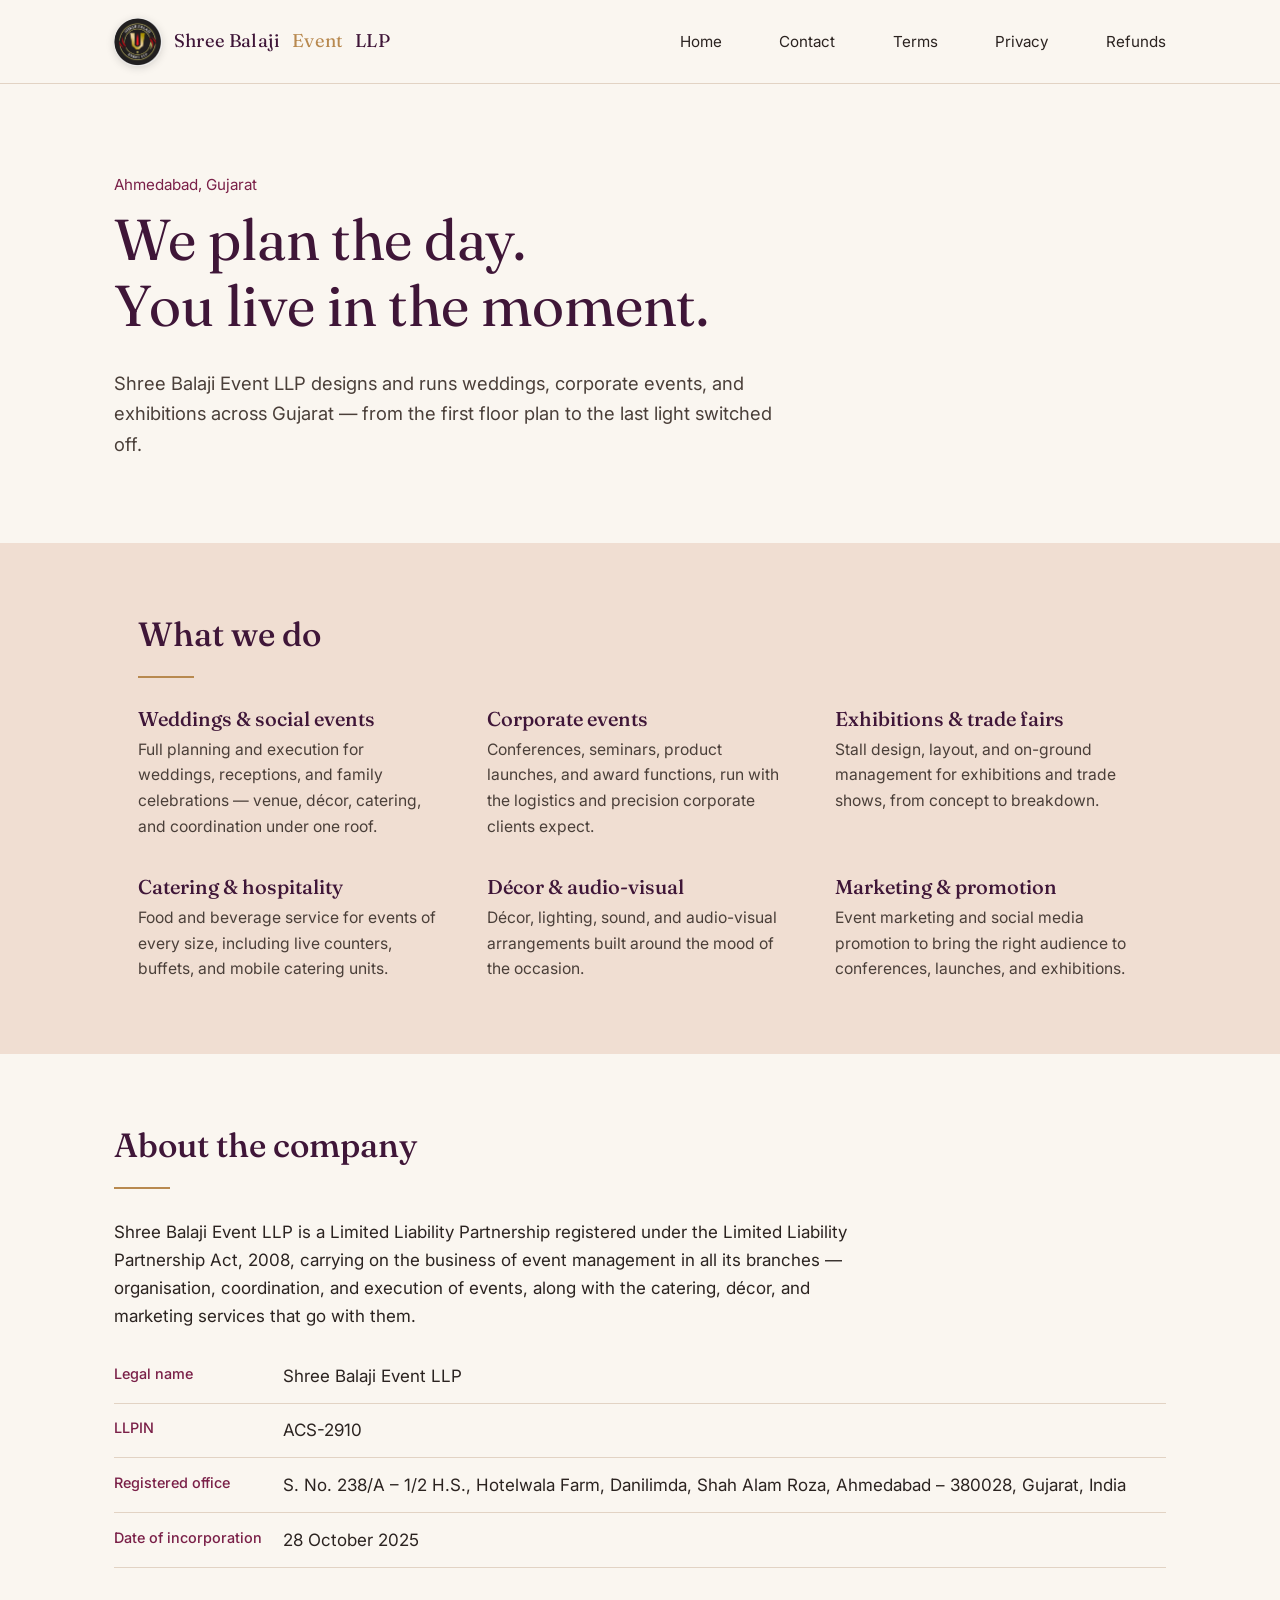
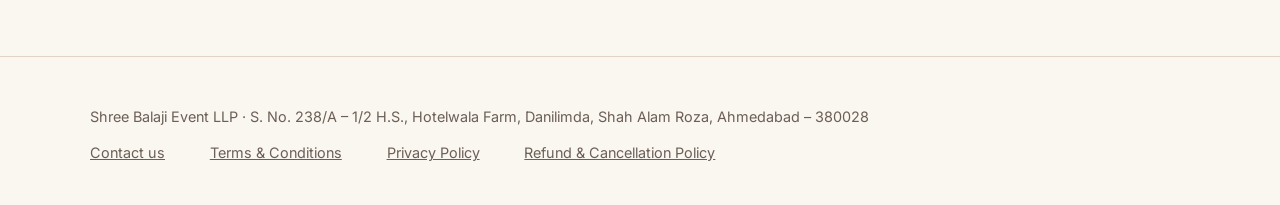
<file: index.html>
<!DOCTYPE html>
<html lang="en">

<head>
  <meta charset="UTF-8">
  <meta name="viewport" content="width=device-width, initial-scale=1.0">
  <title>Shree Balaji Event LLP — Event Management, Ahmedabad</title>
  <link rel="icon" type="image/jpeg" href="logo.jpg">
  <link rel="stylesheet" href="style.css">
</head>

<body>

  <header class="site">
    <div class="nav-inner">
      <a href="index.html" class="brand">
        <img src="logo.jpg" alt="Shree Balaji Event LLP Logo" class="brand-logo">
        Shree Balaji <span>Event</span> LLP
      </a>
      <nav class="links">
        <a href="index.html">Home</a>
        <a href="contact.html">Contact</a>
        <a href="terms.html">Terms</a>
        <a href="privacy.html">Privacy</a>
        <a href="refund-policy.html">Refunds</a>
      </nav>
    </div>
  </header>

  <main>
    <section class="hero">
      <p class="kicker">Ahmedabad, Gujarat</p>
      <h1>We plan the day.<br>You live in the moment.</h1>
      <p class="lede">Shree Balaji Event LLP designs and runs weddings, corporate events, and exhibitions across Gujarat
        — from the first floor plan to the last light switched off.</p>
    </section>

    <section class="alt">
      <div class="section-inner">
        <h2>What we do</h2>
        <hr class="rule">
        <div class="grid">
          <div>
            <h3>Weddings &amp; social events</h3>
            <p>Full planning and execution for weddings, receptions, and family celebrations — venue, décor, catering,
              and coordination under one roof.</p>
          </div>
          <div>
            <h3>Corporate events</h3>
            <p>Conferences, seminars, product launches, and award functions, run with the logistics and precision
              corporate clients expect.</p>
          </div>
          <div>
            <h3>Exhibitions &amp; trade fairs</h3>
            <p>Stall design, layout, and on-ground management for exhibitions and trade shows, from concept to
              breakdown.</p>
          </div>
          <div>
            <h3>Catering &amp; hospitality</h3>
            <p>Food and beverage service for events of every size, including live counters, buffets, and mobile catering
              units.</p>
          </div>
          <div>
            <h3>Décor &amp; audio-visual</h3>
            <p>Décor, lighting, sound, and audio-visual arrangements built around the mood of the occasion.</p>
          </div>
          <div>
            <h3>Marketing &amp; promotion</h3>
            <p>Event marketing and social media promotion to bring the right audience to conferences, launches, and
              exhibitions.</p>
          </div>
        </div>
      </div>
    </section>

    <section>
      <h2>About the company</h2>
      <hr class="rule">
      <p>Shree Balaji Event LLP is a Limited Liability Partnership registered under the Limited Liability Partnership
        Act, 2008, carrying on the business of event management in all its branches — organisation, coordination, and
        execution of events, along with the catering, décor, and marketing services that go with them.</p>
      <ul class="detail-list">
        <li><span class="k">Legal name</span><span>Shree Balaji Event LLP</span></li>
        <li><span class="k">LLPIN</span><span>ACS-2910</span></li>
        <li><span class="k">Registered office</span><span>S. No. 238/A – 1/2 H.S., Hotelwala Farm, Danilimda, Shah Alam
            Roza, Ahmedabad – 380028, Gujarat, India</span></li>
        <li><span class="k">Date of incorporation</span><span>28 October 2025</span></li>
      </ul>
    </section>
  </main>

  <footer class="site">
    <div class="footer-inner">
      <div>Shree Balaji Event LLP · S. No. 238/A – 1/2 H.S., Hotelwala Farm, Danilimda, Shah Alam Roza, Ahmedabad –
        380028</div>
      <div class="foot-links">
        <a href="contact.html">Contact us</a>
        <a href="terms.html">Terms &amp; Conditions</a>
        <a href="privacy.html">Privacy Policy</a>
        <a href="refund-policy.html">Refund &amp; Cancellation Policy</a>
      </div>
    </div>
  </footer>

</body>

</html>
</file>
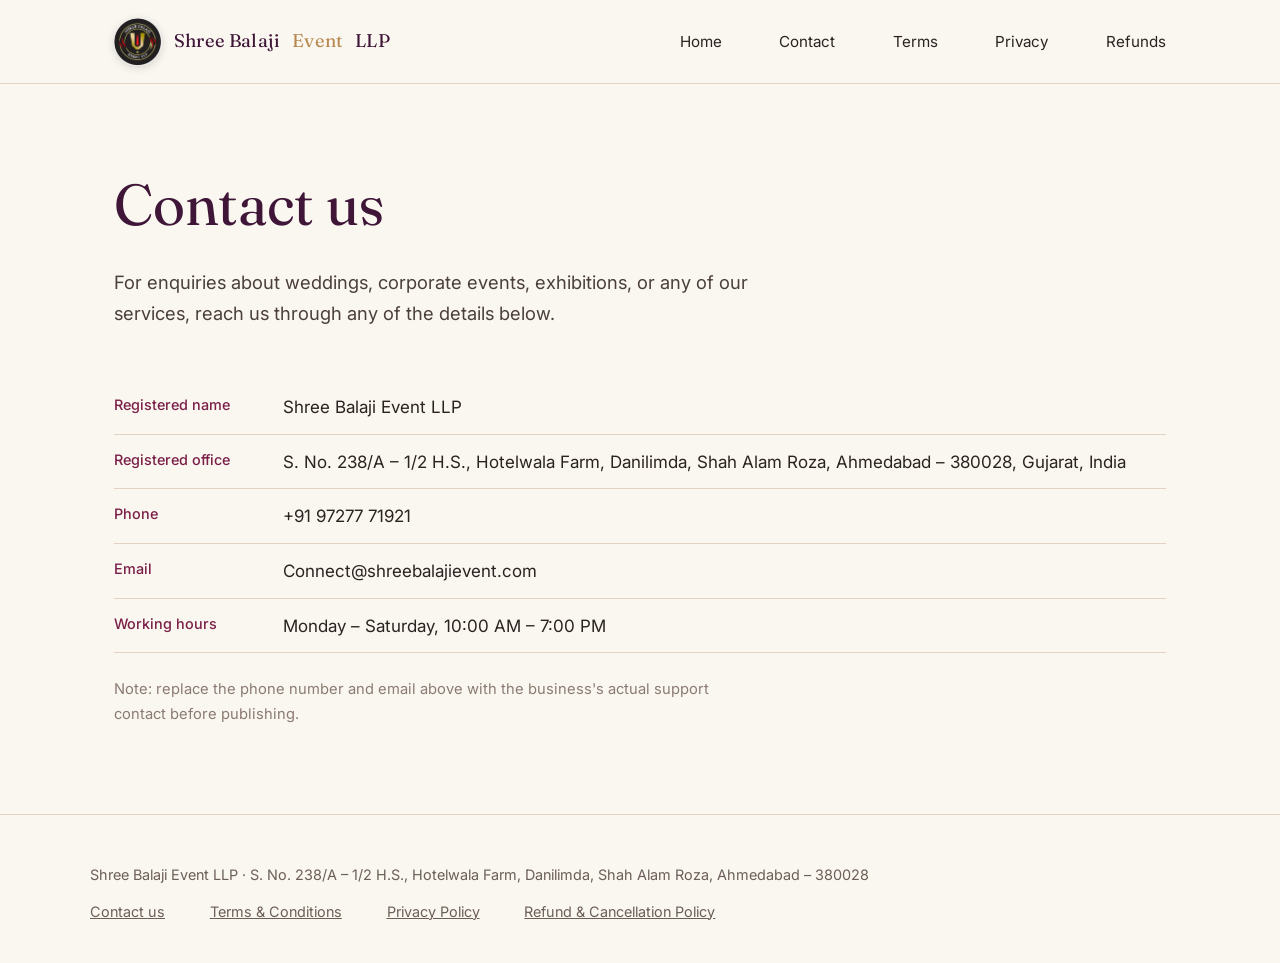
<file: contact.html>
<!DOCTYPE html>
<html lang="en">

<head>
  <meta charset="UTF-8">
  <meta name="viewport" content="width=device-width, initial-scale=1.0">
  <title>Contact Us — Shree Balaji Event LLP</title>
  <link rel="icon" type="image/jpeg" href="logo.jpg">
  <link rel="stylesheet" href="style.css">
</head>

<body>

  <header class="site">
    <div class="nav-inner">
      <a href="index.html" class="brand">
        <img src="logo.jpg" alt="Shree Balaji Event LLP Logo" class="brand-logo">
        Shree Balaji <span>Event</span> LLP
      </a>
      <nav class="links">
        <a href="index.html">Home</a>
        <a href="contact.html">Contact</a>
        <a href="terms.html">Terms</a>
        <a href="privacy.html">Privacy</a>
        <a href="refund-policy.html">Refunds</a>
      </nav>
    </div>
  </header>

  <main>
    <section class="hero" style="padding-bottom:1rem;">
      <h1>Contact us</h1>
      <p class="lede">For enquiries about weddings, corporate events, exhibitions, or any of our services, reach us
        through any of the details below.</p>
    </section>

    <section style="padding-top:0;">
      <ul class="detail-list">
        <li><span class="k">Registered name</span><span>Shree Balaji Event LLP</span></li>
        <li><span class="k">Registered office</span><span>S. No. 238/A – 1/2 H.S., Hotelwala Farm, Danilimda, Shah Alam
            Roza, Ahmedabad – 380028, Gujarat, India</span></li>
        <li><span class="k">Phone</span><span>+91 97277 71921</span></li>
        <li><span class="k">Email</span><span>Connect@shreebalajievent.com</span></li>
        <li><span class="k">Working hours</span><span>Monday – Saturday, 10:00 AM – 7:00 PM</span></li>
      </ul>
      <p style="margin-top:1.5rem; color:#8a7c72; font-size:0.92rem;">Note: replace the phone number and email above
        with the business's actual support contact before publishing.</p>
    </section>
  </main>

  <footer class="site">
    <div class="footer-inner">
      <div>Shree Balaji Event LLP · S. No. 238/A – 1/2 H.S., Hotelwala Farm, Danilimda, Shah Alam Roza, Ahmedabad –
        380028</div>
      <div class="foot-links">
        <a href="contact.html">Contact us</a>
        <a href="terms.html">Terms &amp; Conditions</a>
        <a href="privacy.html">Privacy Policy</a>
        <a href="refund-policy.html">Refund &amp; Cancellation Policy</a>
      </div>
    </div>
  </footer>

</body>

</html>
</file>
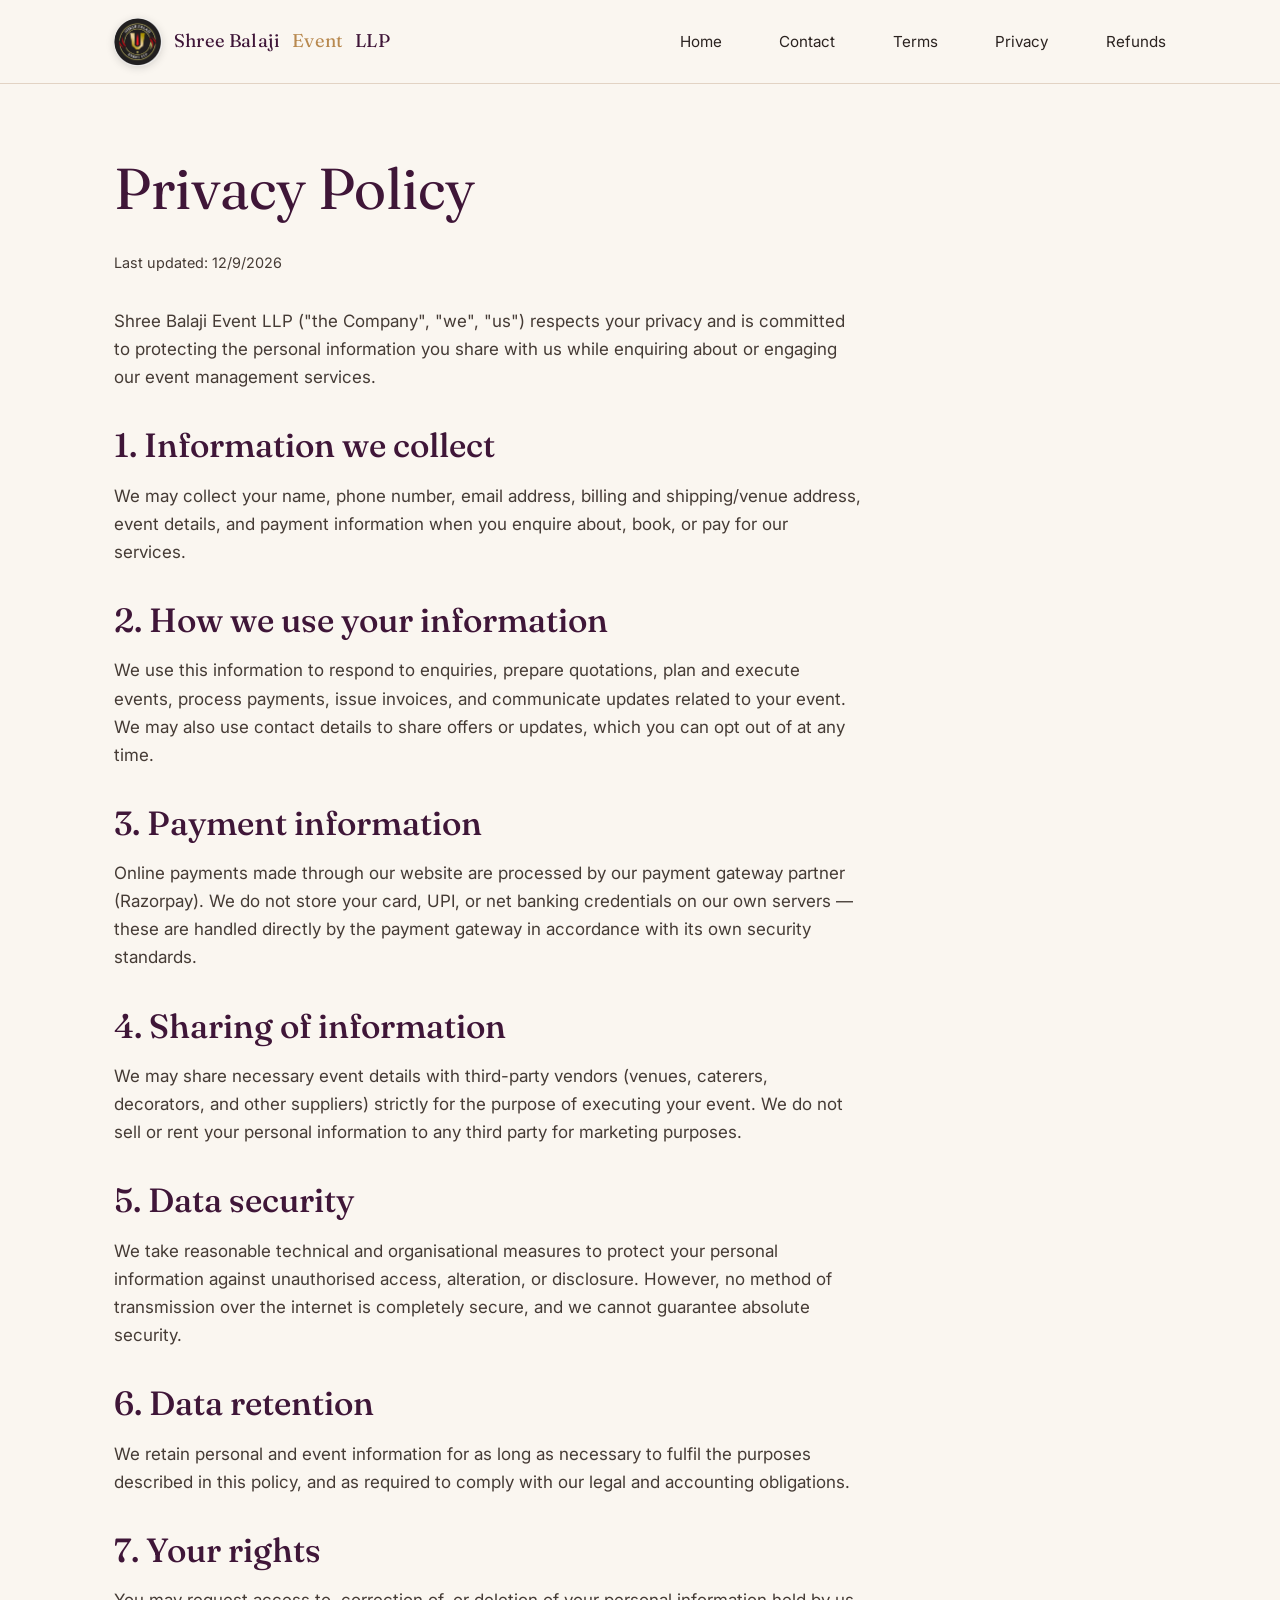
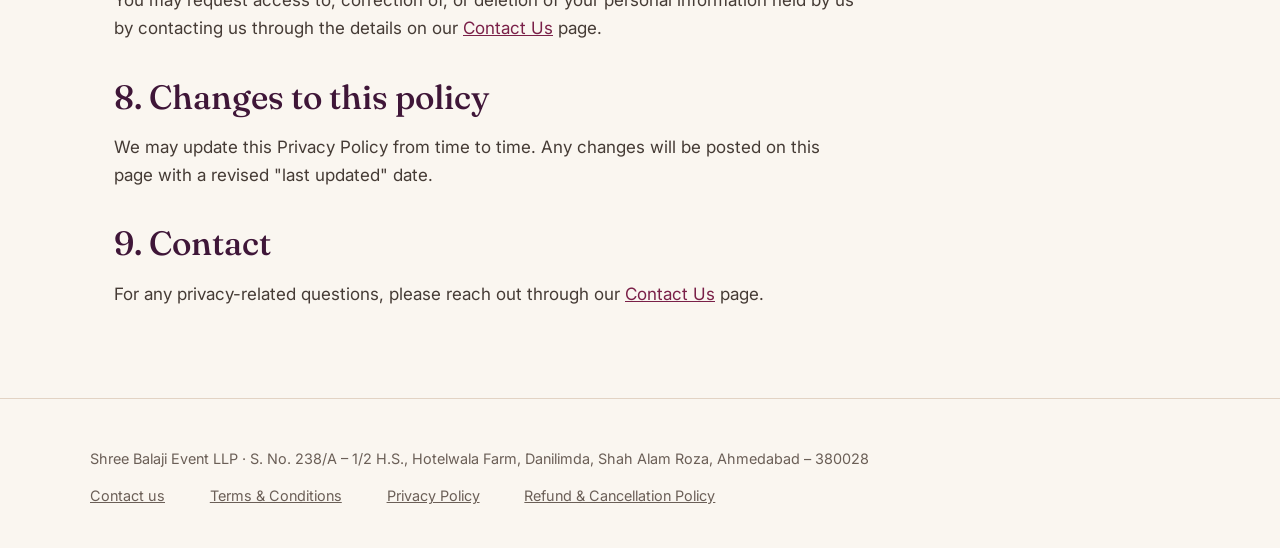
<file: privacy.html>
<!DOCTYPE html>
<html lang="en">

<head>
  <meta charset="UTF-8">
  <meta name="viewport" content="width=device-width, initial-scale=1.0">
  <title>Privacy Policy — Shree Balaji Event LLP</title>
  <link rel="icon" type="image/jpeg" href="logo.jpg">
  <link rel="stylesheet" href="style.css">
</head>

<body>

  <header class="site">
    <div class="nav-inner">
      <a href="index.html" class="brand">
        <img src="logo.jpg" alt="Shree Balaji Event LLP Logo" class="brand-logo">
        Shree Balaji <span>Event</span> LLP
      </a>
      <nav class="links">
        <a href="index.html">Home</a>
        <a href="contact.html">Contact</a>
        <a href="terms.html">Terms</a>
        <a href="privacy.html">Privacy</a>
        <a href="refund-policy.html">Refunds</a>
      </nav>
    </div>
  </header>

  <main>
    <section class="legal">
      <h1>Privacy Policy</h1>
      <p class="updated">Last updated: 12/9/2026</p>

      <p>Shree Balaji Event LLP ("the Company", "we", "us") respects your privacy and is committed to protecting the
        personal information you share with us while enquiring about or engaging our event management services.</p>

      <h2>1. Information we collect</h2>
      <p>We may collect your name, phone number, email address, billing and shipping/venue address, event details, and
        payment information when you enquire about, book, or pay for our services.</p>

      <h2>2. How we use your information</h2>
      <p>We use this information to respond to enquiries, prepare quotations, plan and execute events, process payments,
        issue invoices, and communicate updates related to your event. We may also use contact details to share offers
        or updates, which you can opt out of at any time.</p>

      <h2>3. Payment information</h2>
      <p>Online payments made through our website are processed by our payment gateway partner (Razorpay). We do not
        store your card, UPI, or net banking credentials on our own servers — these are handled directly by the payment
        gateway in accordance with its own security standards.</p>

      <h2>4. Sharing of information</h2>
      <p>We may share necessary event details with third-party vendors (venues, caterers, decorators, and other
        suppliers) strictly for the purpose of executing your event. We do not sell or rent your personal information to
        any third party for marketing purposes.</p>

      <h2>5. Data security</h2>
      <p>We take reasonable technical and organisational measures to protect your personal information against
        unauthorised access, alteration, or disclosure. However, no method of transmission over the internet is
        completely secure, and we cannot guarantee absolute security.</p>

      <h2>6. Data retention</h2>
      <p>We retain personal and event information for as long as necessary to fulfil the purposes described in this
        policy, and as required to comply with our legal and accounting obligations.</p>

      <h2>7. Your rights</h2>
      <p>You may request access to, correction of, or deletion of your personal information held by us by contacting us
        through the details on our <a href="contact.html">Contact Us</a> page.</p>

      <h2>8. Changes to this policy</h2>
      <p>We may update this Privacy Policy from time to time. Any changes will be posted on this page with a revised
        "last updated" date.</p>

      <h2>9. Contact</h2>
      <p>For any privacy-related questions, please reach out through our <a href="contact.html">Contact Us</a> page.</p>
    </section>
  </main>

  <footer class="site">
    <div class="footer-inner">
      <div>Shree Balaji Event LLP · S. No. 238/A – 1/2 H.S., Hotelwala Farm, Danilimda, Shah Alam Roza, Ahmedabad –
        380028</div>
      <div class="foot-links">
        <a href="contact.html">Contact us</a>
        <a href="terms.html">Terms &amp; Conditions</a>
        <a href="privacy.html">Privacy Policy</a>
        <a href="refund-policy.html">Refund &amp; Cancellation Policy</a>
      </div>
    </div>
  </footer>

</body>

</html>
</file>
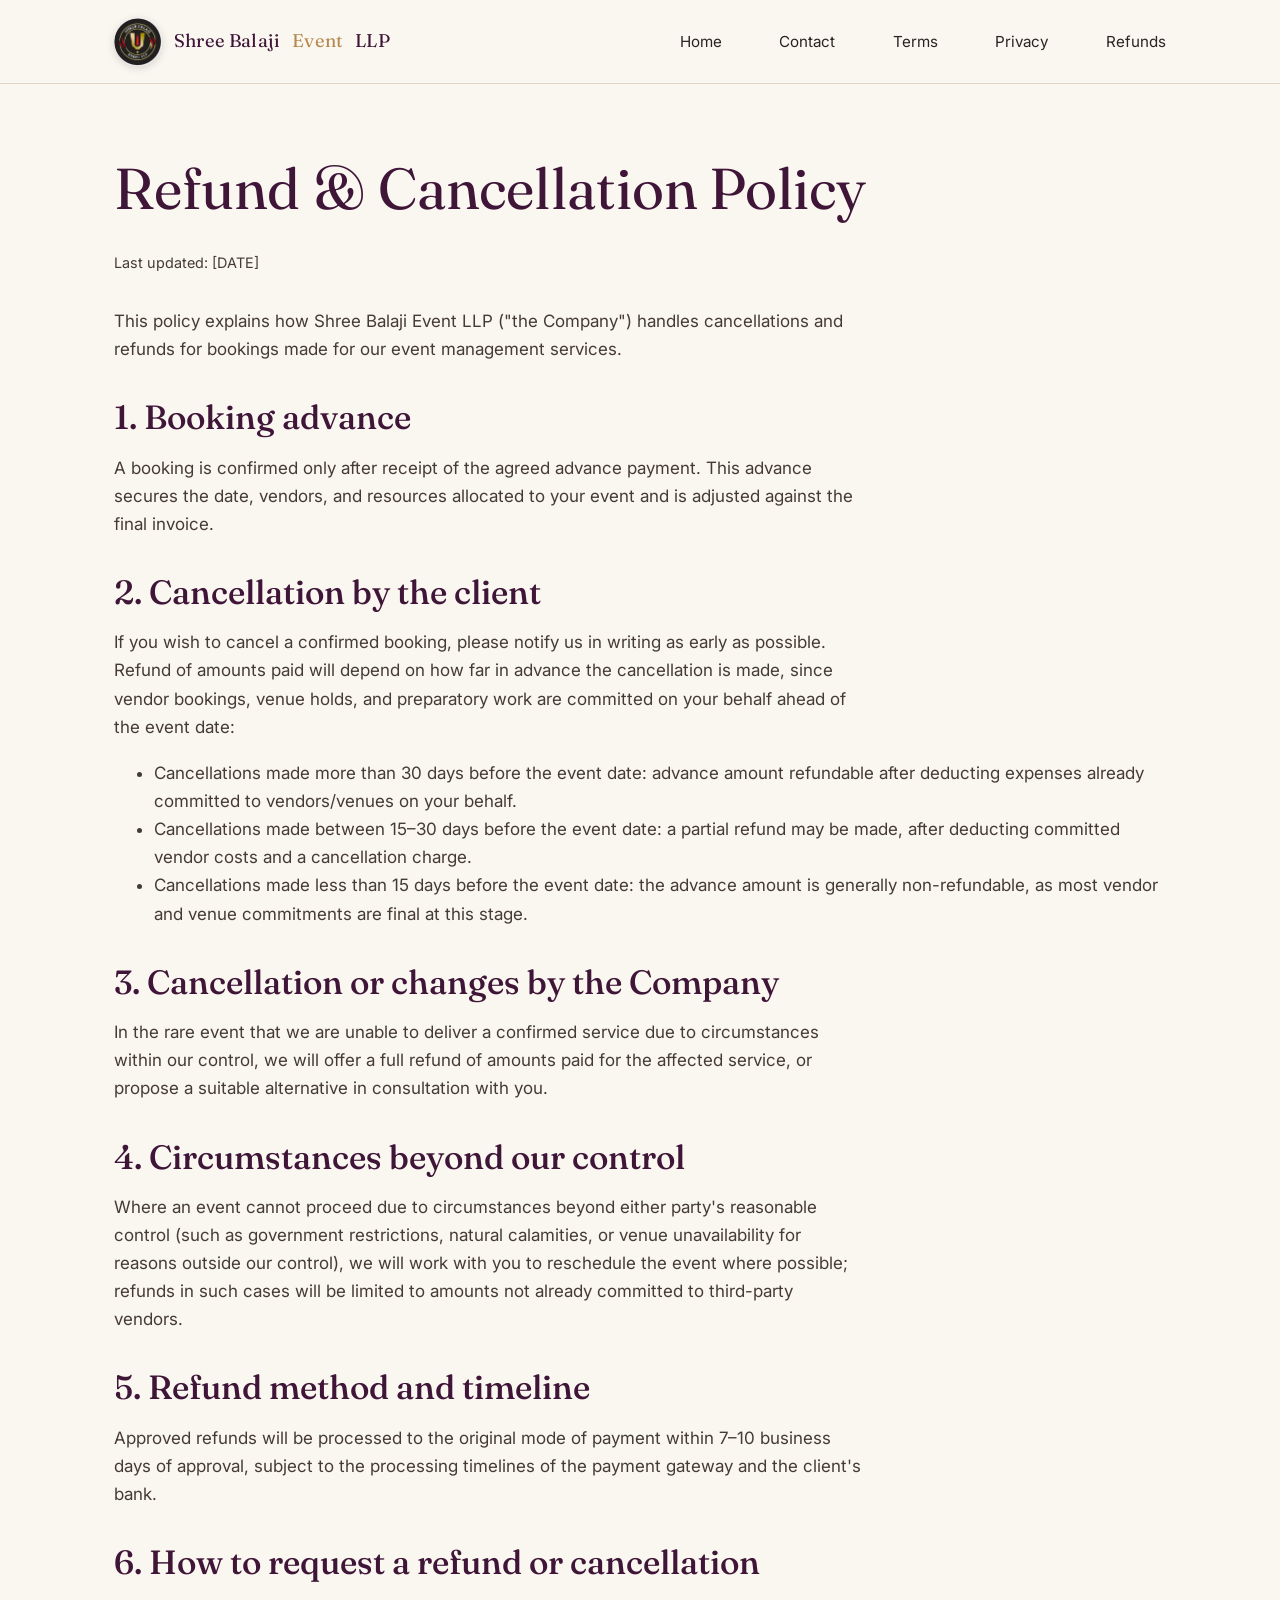
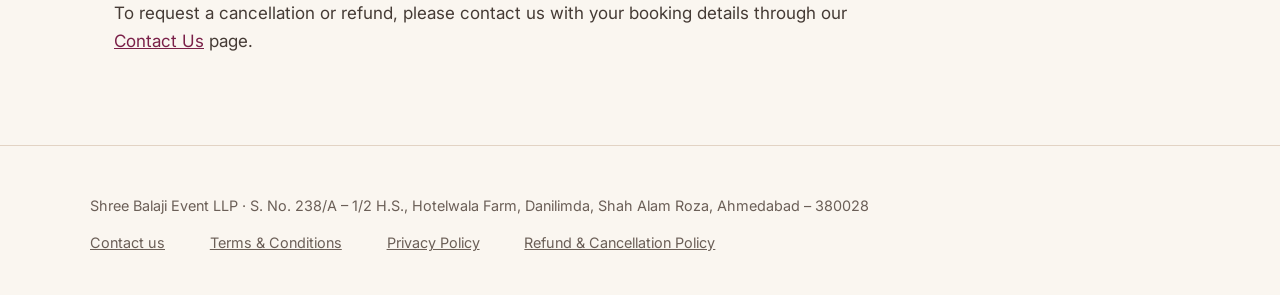
<file: refund-policy.html>
<!DOCTYPE html>
<html lang="en">

<head>
  <meta charset="UTF-8">
  <meta name="viewport" content="width=device-width, initial-scale=1.0">
  <title>Refund &amp; Cancellation Policy — Shree Balaji Event LLP</title>
  <link rel="icon" type="image/jpeg" href="logo.jpg">
  <link rel="stylesheet" href="style.css">
</head>

<body>

  <header class="site">
    <div class="nav-inner">
      <a href="index.html" class="brand">
        <img src="logo.jpg" alt="Shree Balaji Event LLP Logo" class="brand-logo">
        Shree Balaji <span>Event</span> LLP
      </a>
      <nav class="links">
        <a href="index.html">Home</a>
        <a href="contact.html">Contact</a>
        <a href="terms.html">Terms</a>
        <a href="privacy.html">Privacy</a>
        <a href="refund-policy.html">Refunds</a>
      </nav>
    </div>
  </header>

  <main>
    <section class="legal">
      <h1>Refund &amp; Cancellation Policy</h1>
      <p class="updated">Last updated: [DATE]</p>

      <p>This policy explains how Shree Balaji Event LLP ("the Company") handles cancellations and refunds for bookings
        made for our event management services.</p>

      <h2>1. Booking advance</h2>
      <p>A booking is confirmed only after receipt of the agreed advance payment. This advance secures the date,
        vendors, and resources allocated to your event and is adjusted against the final invoice.</p>

      <h2>2. Cancellation by the client</h2>
      <p>If you wish to cancel a confirmed booking, please notify us in writing as early as possible. Refund of amounts
        paid will depend on how far in advance the cancellation is made, since vendor bookings, venue holds, and
        preparatory work are committed on your behalf ahead of the event date:</p>
      <ul>
        <li>Cancellations made more than 30 days before the event date: advance amount refundable after deducting
          expenses already committed to vendors/venues on your behalf.</li>
        <li>Cancellations made between 15–30 days before the event date: a partial refund may be made, after deducting
          committed vendor costs and a cancellation charge.</li>
        <li>Cancellations made less than 15 days before the event date: the advance amount is generally non-refundable,
          as most vendor and venue commitments are final at this stage.</li>
      </ul>

      <h2>3. Cancellation or changes by the Company</h2>
      <p>In the rare event that we are unable to deliver a confirmed service due to circumstances within our control, we
        will offer a full refund of amounts paid for the affected service, or propose a suitable alternative in
        consultation with you.</p>

      <h2>4. Circumstances beyond our control</h2>
      <p>Where an event cannot proceed due to circumstances beyond either party's reasonable control (such as government
        restrictions, natural calamities, or venue unavailability for reasons outside our control), we will work with
        you to reschedule the event where possible; refunds in such cases will be limited to amounts not already
        committed to third-party vendors.</p>

      <h2>5. Refund method and timeline</h2>
      <p>Approved refunds will be processed to the original mode of payment within 7–10 business days of approval,
        subject to the processing timelines of the payment gateway and the client's bank.</p>

      <h2>6. How to request a refund or cancellation</h2>
      <p>To request a cancellation or refund, please contact us with your booking details through our <a
          href="contact.html">Contact Us</a> page.</p>
    </section>
  </main>

  <footer class="site">
    <div class="footer-inner">
      <div>Shree Balaji Event LLP · S. No. 238/A – 1/2 H.S., Hotelwala Farm, Danilimda, Shah Alam Roza, Ahmedabad –
        380028</div>
      <div class="foot-links">
        <a href="contact.html">Contact us</a>
        <a href="terms.html">Terms &amp; Conditions</a>
        <a href="privacy.html">Privacy Policy</a>
        <a href="refund-policy.html">Refund &amp; Cancellation Policy</a>
      </div>
    </div>
  </footer>

</body>

</html>
</file>
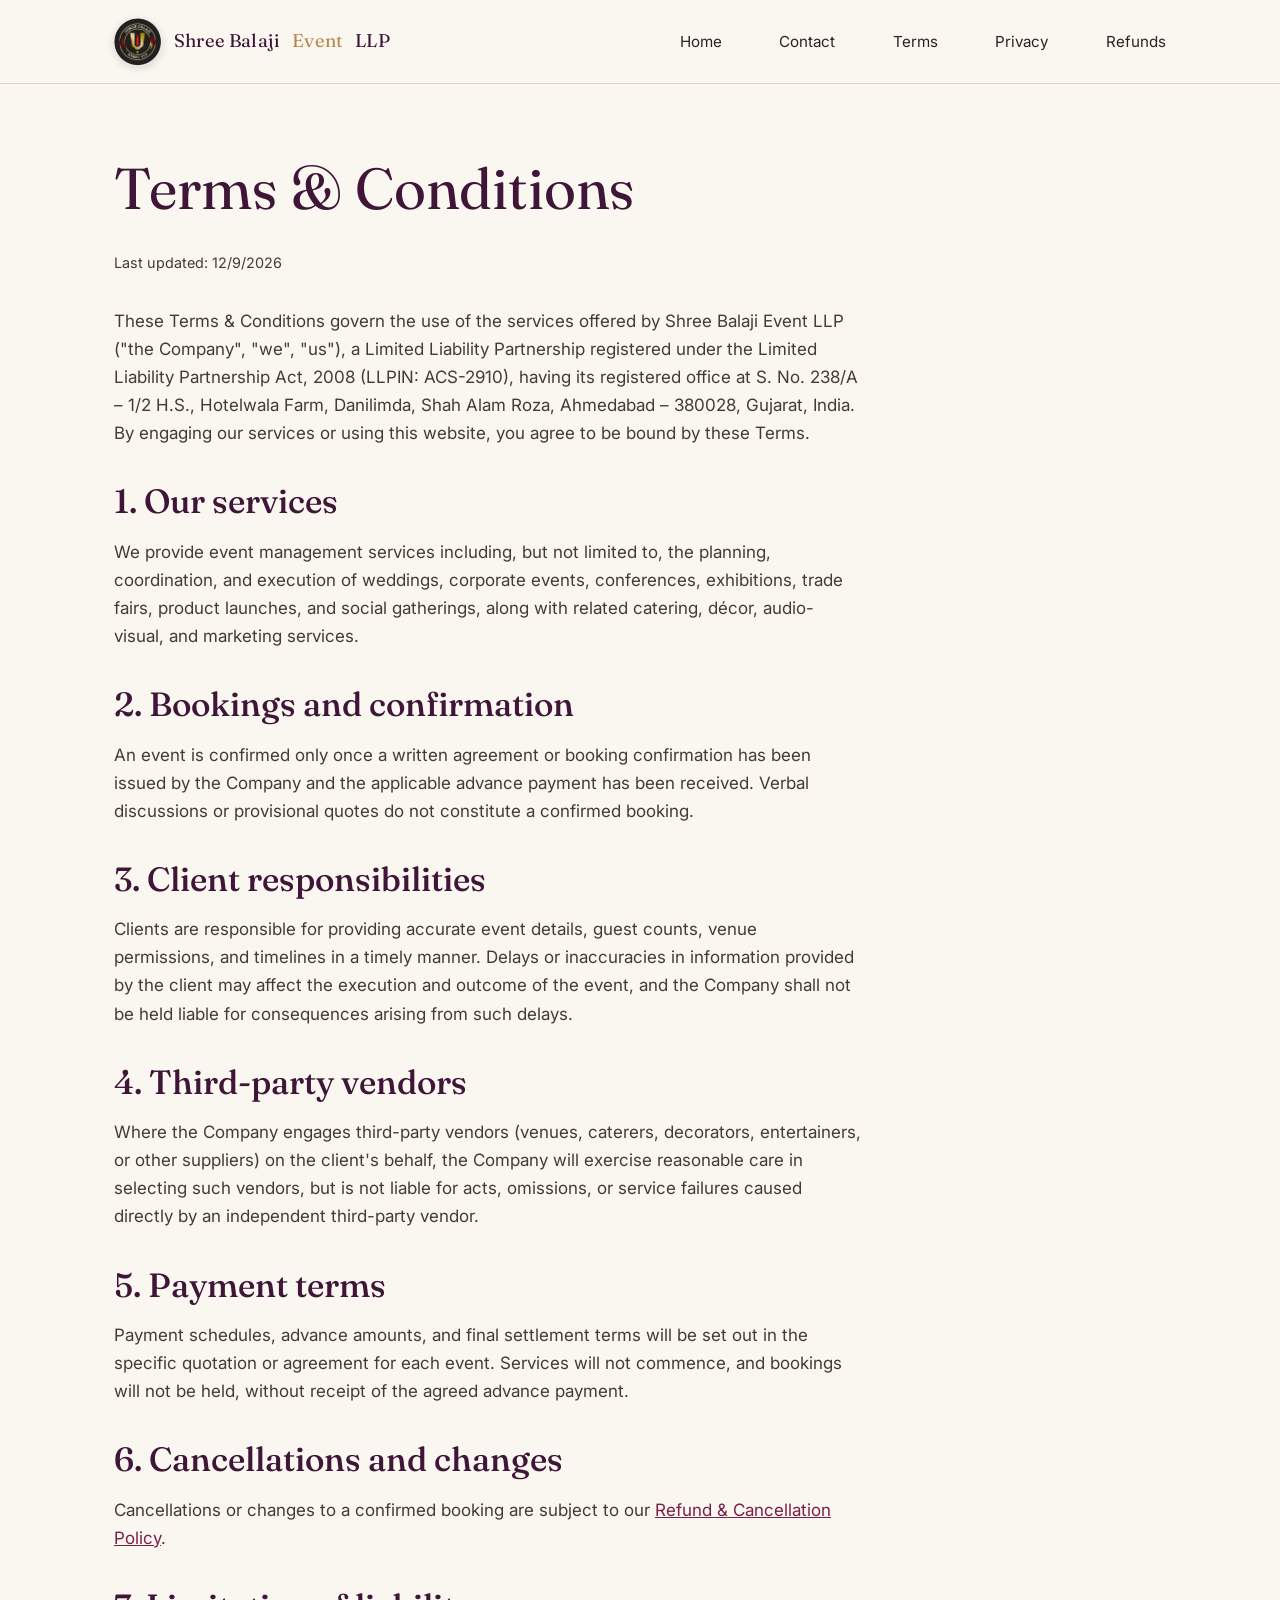
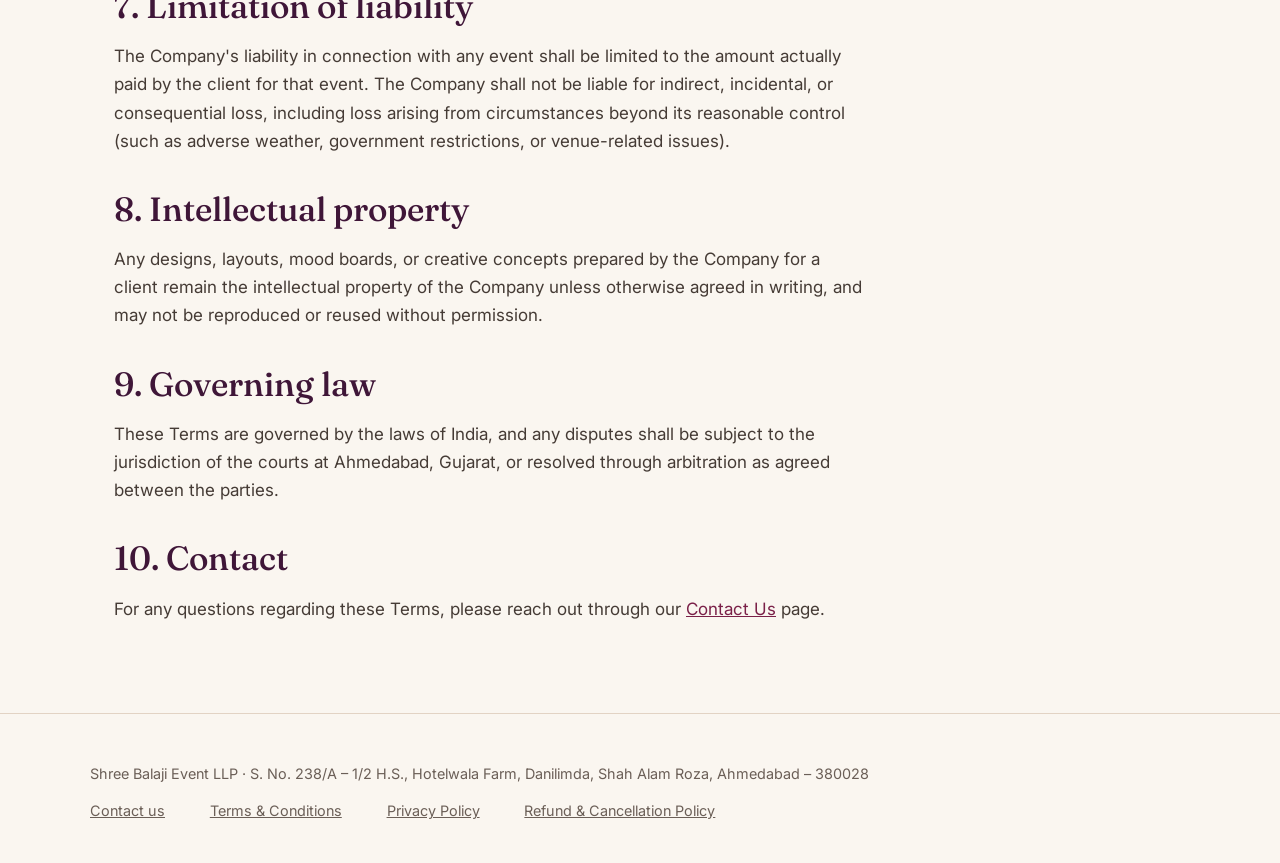
<file: terms.html>
<!DOCTYPE html>
<html lang="en">

<head>
  <meta charset="UTF-8">
  <meta name="viewport" content="width=device-width, initial-scale=1.0">
  <title>Terms &amp; Conditions — Shree Balaji Event LLP</title>
  <link rel="icon" type="image/jpeg" href="logo.jpg">
  <link rel="stylesheet" href="style.css">
</head>

<body>

  <header class="site">
    <div class="nav-inner">
      <a href="index.html" class="brand">
        <img src="logo.jpg" alt="Shree Balaji Event LLP Logo" class="brand-logo">
        Shree Balaji <span>Event</span> LLP
      </a>
      <nav class="links">
        <a href="index.html">Home</a>
        <a href="contact.html">Contact</a>
        <a href="terms.html">Terms</a>
        <a href="privacy.html">Privacy</a>
        <a href="refund-policy.html">Refunds</a>
      </nav>
    </div>
  </header>

  <main>
    <section class="legal">
      <h1>Terms &amp; Conditions</h1>
      <p class="updated">Last updated: 12/9/2026</p>

      <p>These Terms &amp; Conditions govern the use of the services offered by Shree Balaji Event LLP ("the Company",
        "we", "us"), a Limited Liability Partnership registered under the Limited Liability Partnership Act, 2008
        (LLPIN: ACS-2910), having its registered office at S. No. 238/A – 1/2 H.S., Hotelwala Farm, Danilimda, Shah Alam
        Roza, Ahmedabad – 380028, Gujarat, India. By engaging our services or using this website, you agree to be bound
        by these Terms.</p>

      <h2>1. Our services</h2>
      <p>We provide event management services including, but not limited to, the planning, coordination, and execution
        of weddings, corporate events, conferences, exhibitions, trade fairs, product launches, and social gatherings,
        along with related catering, décor, audio-visual, and marketing services.</p>

      <h2>2. Bookings and confirmation</h2>
      <p>An event is confirmed only once a written agreement or booking confirmation has been issued by the Company and
        the applicable advance payment has been received. Verbal discussions or provisional quotes do not constitute a
        confirmed booking.</p>

      <h2>3. Client responsibilities</h2>
      <p>Clients are responsible for providing accurate event details, guest counts, venue permissions, and timelines in
        a timely manner. Delays or inaccuracies in information provided by the client may affect the execution and
        outcome of the event, and the Company shall not be held liable for consequences arising from such delays.</p>

      <h2>4. Third-party vendors</h2>
      <p>Where the Company engages third-party vendors (venues, caterers, decorators, entertainers, or other suppliers)
        on the client's behalf, the Company will exercise reasonable care in selecting such vendors, but is not liable
        for acts, omissions, or service failures caused directly by an independent third-party vendor.</p>

      <h2>5. Payment terms</h2>
      <p>Payment schedules, advance amounts, and final settlement terms will be set out in the specific quotation or
        agreement for each event. Services will not commence, and bookings will not be held, without receipt of the
        agreed advance payment.</p>

      <h2>6. Cancellations and changes</h2>
      <p>Cancellations or changes to a confirmed booking are subject to our <a href="refund-policy.html">Refund &amp;
          Cancellation Policy</a>.</p>

      <h2>7. Limitation of liability</h2>
      <p>The Company's liability in connection with any event shall be limited to the amount actually paid by the client
        for that event. The Company shall not be liable for indirect, incidental, or consequential loss, including loss
        arising from circumstances beyond its reasonable control (such as adverse weather, government restrictions, or
        venue-related issues).</p>

      <h2>8. Intellectual property</h2>
      <p>Any designs, layouts, mood boards, or creative concepts prepared by the Company for a client remain the
        intellectual property of the Company unless otherwise agreed in writing, and may not be reproduced or reused
        without permission.</p>

      <h2>9. Governing law</h2>
      <p>These Terms are governed by the laws of India, and any disputes shall be subject to the jurisdiction of the
        courts at Ahmedabad, Gujarat, or resolved through arbitration as agreed between the parties.</p>

      <h2>10. Contact</h2>
      <p>For any questions regarding these Terms, please reach out through our <a href="contact.html">Contact Us</a>
        page.</p>
    </section>
  </main>

  <footer class="site">
    <div class="footer-inner">
      <div>Shree Balaji Event LLP · S. No. 238/A – 1/2 H.S., Hotelwala Farm, Danilimda, Shah Alam Roza, Ahmedabad –
        380028</div>
      <div class="foot-links">
        <a href="contact.html">Contact us</a>
        <a href="terms.html">Terms &amp; Conditions</a>
        <a href="privacy.html">Privacy Policy</a>
        <a href="refund-policy.html">Refund &amp; Cancellation Policy</a>
      </div>
    </div>
  </footer>

</body>

</html>
</file>
<file: style.css>
@import url('https://fonts.googleapis.com/css2?family=Fraunces:opsz,wght@9..144,400;9..144,500;9..144,600&family=Inter:wght@400;500;600&display=swap');

:root{
  --cream:#faf6f0;
  --blush:#f0ded2;
  --plum:#3f1638;
  --wine:#7a2048;
  --gold:#b8894f;
  --charcoal:#2b2320;
  --line:#e2d3c4;
}

*{box-sizing:border-box;}

html{scroll-behavior:smooth;}

body{
  margin:0;
  background:var(--cream);
  color:var(--charcoal);
  font-family:'Inter',sans-serif;
  font-size:17px;
  line-height:1.65;
}

h1,h2,h3{
  font-family:'Fraunces',serif;
  color:var(--plum);
  font-weight:500;
  line-height:1.15;
  margin:0 0 0.5em;
}

h1{font-size:clamp(2.4rem,5vw,3.6rem); font-weight:400;}
h2{font-size:clamp(1.6rem,3vw,2.1rem);}
h3{font-size:1.25rem;}

p{max-width:68ch; margin:0 0 1.1em;}

a{color:var(--wine);}

.rule{
  width:56px;
  height:2px;
  background:var(--gold);
  border:none;
  margin:1.4rem 0 1.8rem;
}

/* Nav */
header.site{
  position:sticky; top:0; z-index:10;
  background:rgba(250,246,240,0.92);
  backdrop-filter:blur(6px);
  border-bottom:1px solid var(--line);
}
.nav-inner{
  max-width:1100px; margin:0 auto;
  display:flex; align-items:center; justify-content:space-between;
  padding:1.1rem 1.5rem;
}
.brand{
  font-family:'Fraunces',serif;
  font-size:1.15rem;
  color:var(--plum);
  text-decoration:none;
  letter-spacing:0.01em;
  display:inline-flex;
  align-items:center;
  gap:0.75rem;
}
.brand-logo{
  height:48px;
  width:48px;
  border-radius:50%;
  object-fit:cover;
  box-shadow:0 2px 8px rgba(0,0,0,0.15);
  transition:transform 0.2s ease;
}
.brand:hover .brand-logo{
  transform:scale(1.05);
}
.brand span{color:var(--gold);}
nav.links{display:flex; gap:1.8rem; align-items:center;}
nav.links a{
  color:var(--charcoal);
  text-decoration:none;
  font-size:0.95rem;
  margin-left:1.8rem;
}
nav.links a:first-child{margin-left:0;}
nav.links a:hover{color:var(--wine);}

/* Layout */
main{max-width:1100px; margin:0 auto; padding:0 1.5rem;}
section{padding:4.5rem 0;}
section.alt{
  background:var(--blush);
  margin:0 calc(50% - 50vw);
  padding:4.5rem calc(50vw - 50% + 1.5rem);
}
.section-inner{max-width:1100px; margin:0 auto; padding:0 0;}

.hero{padding:5.5rem 0 4rem;}
.hero .kicker{
  color:var(--wine); font-size:0.95rem; margin-bottom:0.6rem;
}
.hero p.lede{font-size:1.15rem; max-width:56ch; color:#4a3f39;}

.grid{
  display:grid;
  grid-template-columns:repeat(auto-fit,minmax(240px,1fr));
  gap:2.2rem 2.6rem;
  margin-top:1.5rem;
}
.grid h3{margin-bottom:0.4rem;}
.grid p{margin:0; font-size:0.98rem; color:#4a3f39;}

.detail-list{list-style:none; padding:0; margin:1rem 0;}
.detail-list li{
  padding:0.8rem 0;
  border-bottom:1px solid var(--line);
  display:flex; gap:1.2rem;
}
.detail-list .k{
  min-width:150px; color:var(--wine); font-size:0.9rem; font-weight:500;
}

footer.site{
  border-top:1px solid var(--line);
  padding:3rem 1.5rem 2.5rem;
  color:#6b5f57;
  font-size:0.9rem;
}
.footer-inner{max-width:1100px; margin:0 auto;}
footer.site a{color:#6b5f57; margin-right:1.4rem;}
footer.site .foot-links{margin-top:0.8rem; display:flex; gap:1.4rem; flex-wrap:wrap;}

.legal h2{margin-top:2.2rem;}
.legal p, .legal li{color:#453b35;}
.updated{color:#8a7c72; font-size:0.9rem; margin-bottom:2rem;}

@media (max-width:640px){
  nav.links{gap:1rem; font-size:0.88rem;}
  section{padding:3rem 0;}
  section.alt{padding:3rem 1.2rem;}
}
</file>
